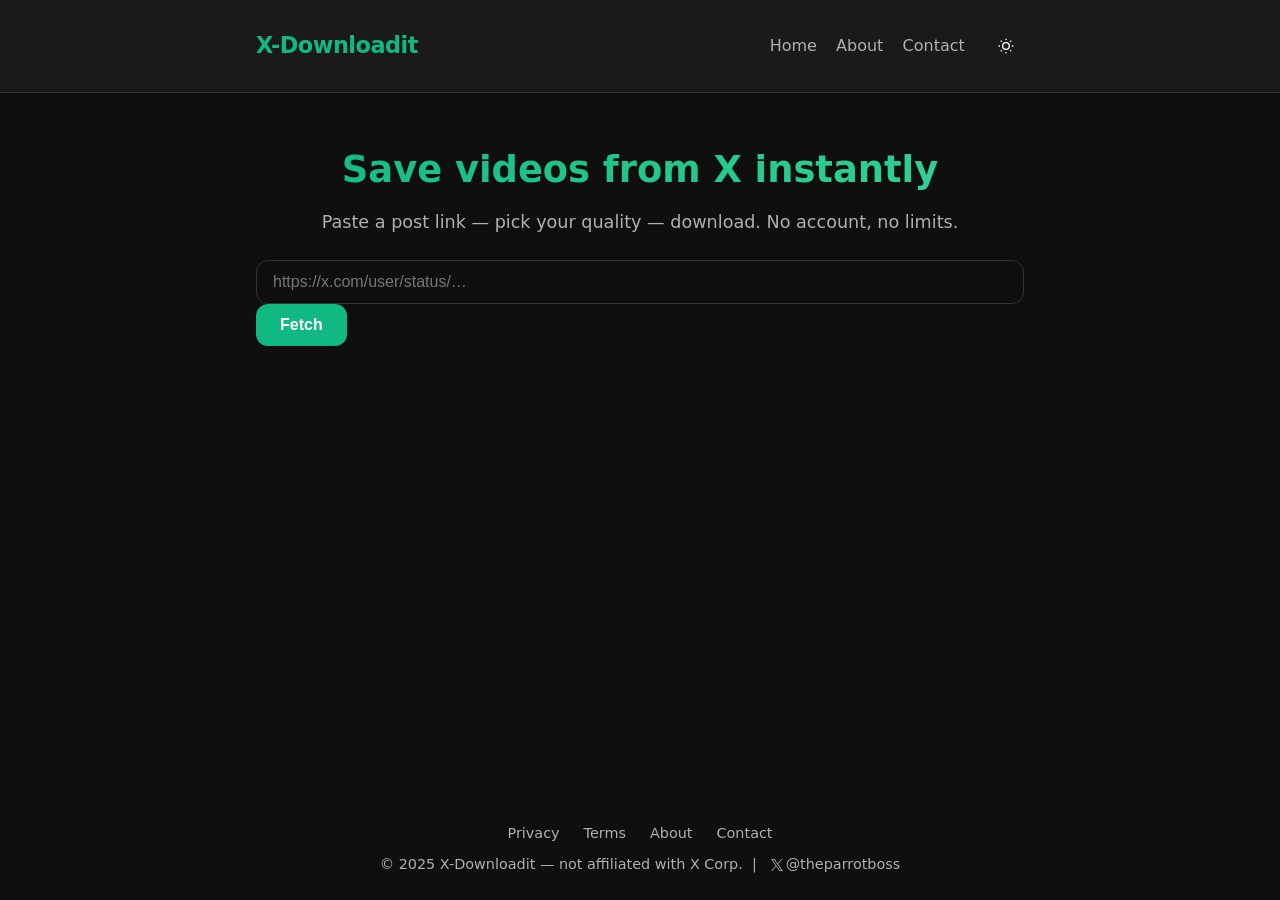
<file: index.html>
<!DOCTYPE html>
<html lang="en" data-theme="dark">
<head>
    <meta charset="UTF-8">
    <meta name="viewport" content="width=device-width, initial-scale=1.0">
    <meta name="description" content="Download videos, GIFs and images from X (Twitter) posts. Free, fast and no account required. X-Downloadit is the easiest Twitter video downloader online.">
    <meta name="keywords" content="Twitter video downloader, X downloader, save tweets, tweet video, GIF downloader, download Twitter video, X video saver">
    <meta name="author" content="The X-Downloadit Team">
    <link rel="canonical" href="https://x-downloadit.com/">

    <meta property="og:title" content="X-Downloadit — Free X / Twitter Video Downloader">
    <meta property="og:description" content="Download any video, GIF or image from X posts instantly. Free and no account needed.">
    <meta property="og:type" content="website">
    <meta property="og:url" content="https://x-downloadit.com/">
    <meta property="og:image" content="https://x-downloadit.com/og-image.jpg">
    <meta name="google-site-verification" content="f4LJa_2WY8JVYO5A8k2v7L38MeHUF52Av2_j58Jzf-4">
    <meta name="twitter:card" content="summary_large_image">
    <meta name="twitter:site" content="@theparrotboss">
    <meta name="twitter:title" content="X-Downloadit — Free X / Twitter Video Downloader">
    <meta name="twitter:description" content="Download any video, GIF or image from X posts instantly.">
    <meta name="twitter:image" content="https://x-downloadit.com/og-image.jpg">
    <meta name="monetag" content="98522c066054af12992b3d4a2103e7c2">

    <title>X-Downloadit — Free X / Twitter Video Downloader | Save Videos & GIFs</title>

    <script type="application/ld+json">
    {
      "@context": "https://schema.org",
      "@type": "WebApplication",
      "name": "X-Downloadit",
      "url": "https://x-downloadit.com",
      "description": "Download videos, GIFs and images from X (Twitter) posts. Free, fast and no account required.",
      "applicationCategory": "Multimedia",
      "operatingSystem": "Web",
      "offers": { "@type": "Offer", "price": "0", "priceCurrency": "USD" },
      "author": { "@type": "Organization", "name": "The X-Downloadit Team" }
    }
    </script>

    <link rel="icon" type="image/svg+xml" href="/favicon.svg">
    <link rel="alternate icon" href="/favicon.ico">
    <link rel="preload" href="/style.css" as="style">
    <link rel="stylesheet" href="/style.css">
    <link rel="manifest" href="/manifest.json">

    <script src="https://pl31727237.profitableratecpmnetwork.com/85/87/bb/8587bb874dc122ef300101ca8421dd30.js"></script>

    <script>
        if ('serviceWorker' in navigator) {
            navigator.serviceWorker.register('/service-worker.js');
        }
    </script>
</head>
<body>

<header class="main-header">
    <div class="container header-content">
        <a href="/" class="logo">
            <span class="logo-dot"></span>
            X-Downloadit
        </a>
        <nav class="nav-links" id="nav-menu">
            <a href="/" class="active">Home</a>
            <a href="/about.html">About</a>
            <a href="/contact.html">Contact</a>
        </nav>
        <div class="header-actions">
            <button class="nav-toggle" aria-label="Toggle navigation" aria-expanded="false">
                <span class="hamburger"></span>
            </button>
            <button id="theme-toggle" class="theme-toggle" aria-label="Toggle theme">
                <span class="icon-toggle">
                    <svg width="16" height="16" viewBox="0 0 24 24" fill="none" stroke="currentColor" stroke-width="2">
                        <circle cx="12" cy="12" r="5"></circle>
                        <line x1="12" y1="1" x2="12" y2="3"></line><line x1="12" y1="21" x2="12" y2="23"></line>
                        <line x1="4.22" y1="4.22" x2="5.64" y2="5.64"></line><line x1="18.36" y1="18.36" x2="19.78" y2="19.78"></line>
                        <line x1="1" y1="12" x2="3" y2="12"></line><line x1="21" y1="12" x2="23" y2="12"></line>
                        <line x1="4.22" y1="19.78" x2="5.64" y2="18.36"></line><line x1="18.36" y1="5.64" x2="19.78" y2="4.22"></line>
                    </svg>
                </span>
            </button>
        </div>
    </div>
</header>

<main class="container">

    <section class="hero">
        <h1>Save videos from <span>X</span> instantly</h1>
        <p class="subtitle">Paste a post link — pick your quality — download. No account, no limits.</p>
    </section>

    <!-- ── Primary downloader ───────────────────────────────── -->
    <div class="downloader-panel" id="main-panel">
        <div class="input-row">
            <input
                type="url"
                id="tweet-url"
                class="url-input"
                placeholder="https://x.com/user/status/…"
                autocomplete="off"
                spellcheck="false"
            >
            <button type="button" id="submit-btn" class="btn-fetch">
                <span class="btn-text">Fetch</span>
                <span class="spinner hidden"></span>
            </button>
        </div>
        <div class="error-message" id="error-msg"></div>
    </div>

    <!-- ── Result card (injected by JS) ─────────────────────── -->
    <div id="results-area"></div>

    <!-- ── "Queue next" paste bar — shown while a download is active ── -->
    <div id="next-bar" class="next-bar hidden">
        <span class="next-bar-icon">
            <svg width="14" height="14" viewBox="0 0 24 24" fill="none" stroke="currentColor" stroke-width="2.5">
                <line x1="12" y1="5" x2="12" y2="19"></line><line x1="5" y1="12" x2="19" y2="12"></line>
            </svg>
        </span>
        <input type="url" id="next-url" placeholder="Paste next link while this one downloads…" autocomplete="off" spellcheck="false">
        <button type="button" id="next-btn" class="next-bar-btn">Queue</button>
    </div>

    <!-- ── Download queue ───────────────────────────────────── -->
    <div id="queue-section" class="queue-section hidden">
        <div class="queue-header">
            <span class="queue-title">Download queue</span>
            <span class="queue-badge" id="queue-count">0</span>
        </div>
        <div class="queue-list" id="queue-list"></div>
    </div>

</main>

<div id="ad-container"></div>

<footer class="main-footer container">
    <div class="footer-links">
        <a href="/privacy.html">Privacy</a>
        <a href="/terms.html">Terms</a>
        <a href="/about.html">About</a>
        <a href="/contact.html">Contact</a>
    </div>
    <p>© 2025 X-Downloadit — not affiliated with X Corp.&nbsp;&nbsp;|&nbsp;&nbsp;
        <a href="https://x.com/theparrotboss" target="_blank" rel="noopener" class="x-handle">
            <svg width="12" height="12" viewBox="0 0 1200 1227" fill="currentColor" style="vertical-align:middle;margin-right:0.2rem;">
                <path d="M714.163 519.284L1160.89 0H1055.03L667.137 450.887L357.328 0H0L468.492 681.821L0 1226.37H105.866L515.491 750.218L842.672 1226.37H1200L714.137 519.284H714.163ZM569.165 687.828L521.697 619.934L144.011 79.6944H306.615L611.412 515.685L658.88 583.579L1055.08 1150.3H892.476L569.165 687.854V687.828Z"></path>
            </svg>@theparrotboss
        </a>
    </p>
</footer>

<script src="/script.js"></script>

<script>
window.addEventListener('load', function () {
    // Monetag vignette
    (function (s) { s.dataset.zone = '10975773'; s.src = 'https://n6wxm.com/vignette.min.js'; })([document.documentElement, document.body].filter(Boolean).pop().appendChild(document.createElement('script')));

    // Profitube
    var s = document.createElement('script');
    s.src = 'https://5gvci.com/act/files/tag.min.js?z=10975889';
    s.setAttribute('data-cfasync', 'false');
    s.async = true;
    document.body.appendChild(s);

    // Ad unit
    var adDiv = document.getElementById('ad-container');
    if (adDiv) {
        var s1 = document.createElement('script');
        s1.textContent = "atOptions={'key':'b4069b7a2631d85e25bfd671e55de0d5','format':'iframe','height':50,'width':320,'params':{}};";
        adDiv.appendChild(s1);
        var s2 = document.createElement('script');
        s2.src = 'https://www.highperformanceformat.com/b4069b7a2631d85e25bfd671e55de0d5/invoke.js';
        adDiv.appendChild(s2);
    }

    // Warm-up render backend
    fetch('https://tweetsaver-api.onrender.com/health', { method: 'GET', cache: 'no-cache' }).catch(function(){});
});
</script>

</body>
</html>
</file>
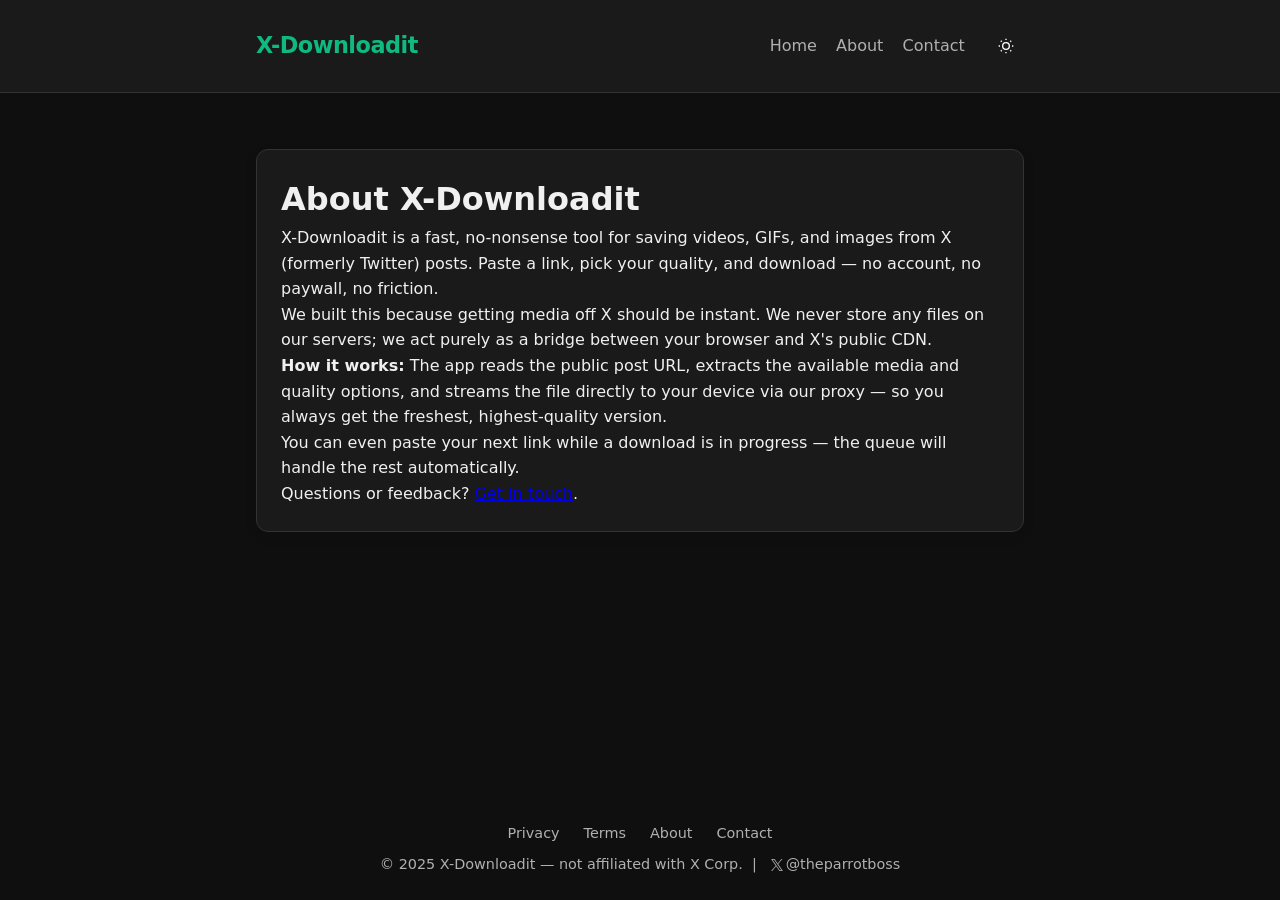
<file: about.html>
<!DOCTYPE html>
<html lang="en" data-theme="dark">
<head>
    <meta charset="UTF-8">
    <meta name="viewport" content="width=device-width, initial-scale=1.0">
    <meta name="description" content="Learn more about X-Downloadit, the free X/Twitter video downloader. How it works, our mission, and frequently asked questions.">
    <title>About — X-Downloadit</title>
    <link rel="canonical" href="https://x-downloadit.com/about.html">
    <link rel="icon" type="image/svg+xml" href="/favicon.svg">
    <link rel="alternate icon" href="/favicon.ico">
    <link rel="stylesheet" href="/style.css">
    <script type="application/ld+json">
    {"@context":"https://schema.org","@type":"WebPage","name":"About X-Downloadit","url":"https://x-downloadit.com/about.html","isPartOf":{"@type":"WebSite","name":"X-Downloadit","url":"https://x-downloadit.com"}}
    </script>
    <script src="https://pl31727237.profitableratecpmnetwork.com/85/87/bb/8587bb874dc122ef300101ca8421dd30.js"></script>
</head>
<body>

<header class="main-header">
    <div class="container header-content">
        <a href="/" class="logo"><span class="logo-dot"></span>X-Downloadit</a>
        <nav class="nav-links" id="nav-menu">
            <a href="/">Home</a>
            <a href="/about.html" class="active">About</a>
            <a href="/contact.html">Contact</a>
        </nav>
        <div class="header-actions">
            <button class="nav-toggle" aria-label="Toggle navigation" aria-expanded="false"><span class="hamburger"></span></button>
            <button id="theme-toggle" class="theme-toggle" aria-label="Toggle theme">
                <span class="icon-toggle">
                    <svg width="16" height="16" viewBox="0 0 24 24" fill="none" stroke="currentColor" stroke-width="2">
                        <circle cx="12" cy="12" r="5"></circle>
                        <line x1="12" y1="1" x2="12" y2="3"></line><line x1="12" y1="21" x2="12" y2="23"></line>
                        <line x1="4.22" y1="4.22" x2="5.64" y2="5.64"></line><line x1="18.36" y1="18.36" x2="19.78" y2="19.78"></line>
                        <line x1="1" y1="12" x2="3" y2="12"></line><line x1="21" y1="12" x2="23" y2="12"></line>
                        <line x1="4.22" y1="19.78" x2="5.64" y2="18.36"></line><line x1="18.36" y1="5.64" x2="19.78" y2="4.22"></line>
                    </svg>
                </span>
            </button>
        </div>
    </div>
</header>

<main class="container">
    <div class="card" style="margin-top:2.5rem;">
        <h1>About X-Downloadit</h1>
        <p>X-Downloadit is a fast, no-nonsense tool for saving videos, GIFs, and images from X (formerly Twitter) posts. Paste a link, pick your quality, and download — no account, no paywall, no friction.</p>
        <p>We built this because getting media off X should be instant. We never store any files on our servers; we act purely as a bridge between your browser and X's public CDN.</p>
        <p><strong style="color:var(--text)">How it works:</strong> The app reads the public post URL, extracts the available media and quality options, and streams the file directly to your device via our proxy — so you always get the freshest, highest-quality version.</p>
        <p>You can even paste your next link while a download is in progress — the queue will handle the rest automatically.</p>
        <p>Questions or feedback? <a href="/contact.html">Get in touch</a>.</p>
    </div>
</main>

<footer class="main-footer container">
    <div class="footer-links">
        <a href="/privacy.html">Privacy</a><a href="/terms.html">Terms</a>
        <a href="/about.html">About</a><a href="/contact.html">Contact</a>
    </div>
    <p>© 2025 X-Downloadit — not affiliated with X Corp.&nbsp;&nbsp;|&nbsp;&nbsp;
        <a href="https://x.com/theparrotboss" target="_blank" rel="noopener" class="x-handle">
            <svg width="12" height="12" viewBox="0 0 1200 1227" fill="currentColor" style="vertical-align:middle;margin-right:0.2rem;"><path d="M714.163 519.284L1160.89 0H1055.03L667.137 450.887L357.328 0H0L468.492 681.821L0 1226.37H105.866L515.491 750.218L842.672 1226.37H1200L714.137 519.284H714.163ZM569.165 687.828L521.697 619.934L144.011 79.6944H306.615L611.412 515.685L658.88 583.579L1055.08 1150.3H892.476L569.165 687.854V687.828Z"></path></svg>@theparrotboss
        </a>
    </p>
</footer>

<script src="/script.js" defer></script>
</body>
</html>
</file>
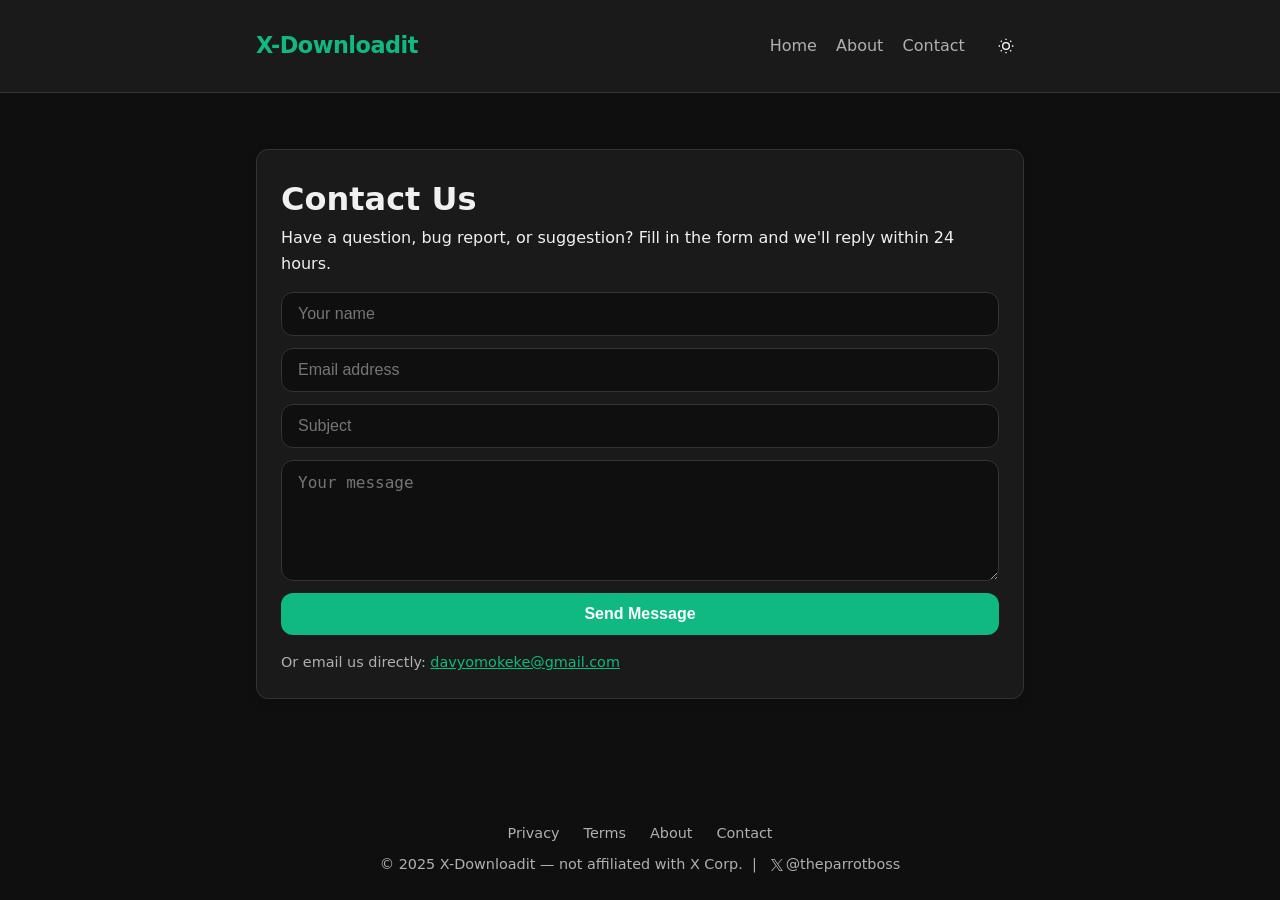
<file: contact.html>
<!DOCTYPE html>
<html lang="en" data-theme="dark">
<head>
    <meta charset="UTF-8">
    <meta name="viewport" content="width=device-width, initial-scale=1.0">
    <meta name="description" content="Contact the X-Downloadit team for support, feedback, or copyright concerns. We reply within 24 hours.">
    <title>Contact — X-Downloadit</title>
    <link rel="canonical" href="https://x-downloadit.com/contact.html">
    <link rel="icon" type="image/svg+xml" href="/favicon.svg">
    <link rel="alternate icon" href="/favicon.ico">
    <link rel="stylesheet" href="/style.css">
    <script type="application/ld+json">
    {"@context":"https://schema.org","@type":"WebPage","name":"Contact X-Downloadit","url":"https://x-downloadit.com/contact.html","isPartOf":{"@type":"WebSite","name":"X-Downloadit","url":"https://x-downloadit.com"}}
    </script>
    <script src="https://pl31727237.profitableratecpmnetwork.com/85/87/bb/8587bb874dc122ef300101ca8421dd30.js"></script>
</head>
<body>

<header class="main-header">
    <div class="container header-content">
        <a href="/" class="logo"><span class="logo-dot"></span>X-Downloadit</a>
        <nav class="nav-links" id="nav-menu">
            <a href="/">Home</a>
            <a href="/about.html">About</a>
            <a href="/contact.html" class="active">Contact</a>
        </nav>
        <div class="header-actions">
            <button class="nav-toggle" aria-label="Toggle navigation" aria-expanded="false"><span class="hamburger"></span></button>
            <button id="theme-toggle" class="theme-toggle" aria-label="Toggle theme">
                <span class="icon-toggle">
                    <svg width="16" height="16" viewBox="0 0 24 24" fill="none" stroke="currentColor" stroke-width="2">
                        <circle cx="12" cy="12" r="5"></circle>
                        <line x1="12" y1="1" x2="12" y2="3"></line><line x1="12" y1="21" x2="12" y2="23"></line>
                        <line x1="4.22" y1="4.22" x2="5.64" y2="5.64"></line><line x1="18.36" y1="18.36" x2="19.78" y2="19.78"></line>
                        <line x1="1" y1="12" x2="3" y2="12"></line><line x1="21" y1="12" x2="23" y2="12"></line>
                        <line x1="4.22" y1="19.78" x2="5.64" y2="18.36"></line><line x1="18.36" y1="5.64" x2="19.78" y2="4.22"></line>
                    </svg>
                </span>
            </button>
        </div>
    </div>
</header>

<main class="container">
    <div class="card" style="margin-top:2.5rem;">
        <h1>Contact Us</h1>
        <p>Have a question, bug report, or suggestion? Fill in the form and we'll reply within 24 hours.</p>

        <form id="contact-form" action="https://formspree.io/f/xkoyokar" method="POST">
            <input type="text"  name="name"    placeholder="Your name"     required>
            <input type="email" name="email"   placeholder="Email address" required>
            <input type="text"  name="subject" placeholder="Subject"       required>
            <textarea          name="message" rows="5" placeholder="Your message" required></textarea>
            <input type="text" name="_gotcha" style="display:none">
            <div id="form-status" class="form-status hidden"></div>
            <button type="submit" class="btn-primary" id="contact-submit">Send Message</button>
        </form>

        <p class="note">Or email us directly: <a href="mailto:davyomokeke@gmail.com">davyomokeke@gmail.com</a></p>
    </div>
</main>

<footer class="main-footer container">
    <div class="footer-links">
        <a href="/privacy.html">Privacy</a><a href="/terms.html">Terms</a>
        <a href="/about.html">About</a><a href="/contact.html">Contact</a>
    </div>
    <p>© 2025 X-Downloadit — not affiliated with X Corp.&nbsp;&nbsp;|&nbsp;&nbsp;
        <a href="https://x.com/theparrotboss" target="_blank" rel="noopener" class="x-handle">
            <svg width="12" height="12" viewBox="0 0 1200 1227" fill="currentColor" style="vertical-align:middle;margin-right:0.2rem;"><path d="M714.163 519.284L1160.89 0H1055.03L667.137 450.887L357.328 0H0L468.492 681.821L0 1226.37H105.866L515.491 750.218L842.672 1226.37H1200L714.137 519.284H714.163ZM569.165 687.828L521.697 619.934L144.011 79.6944H306.615L611.412 515.685L658.88 583.579L1055.08 1150.3H892.476L569.165 687.854V687.828Z"></path></svg>@theparrotboss
        </a>
    </p>
</footer>

<script src="/script.js" defer></script>
</body>
</html>
</file>
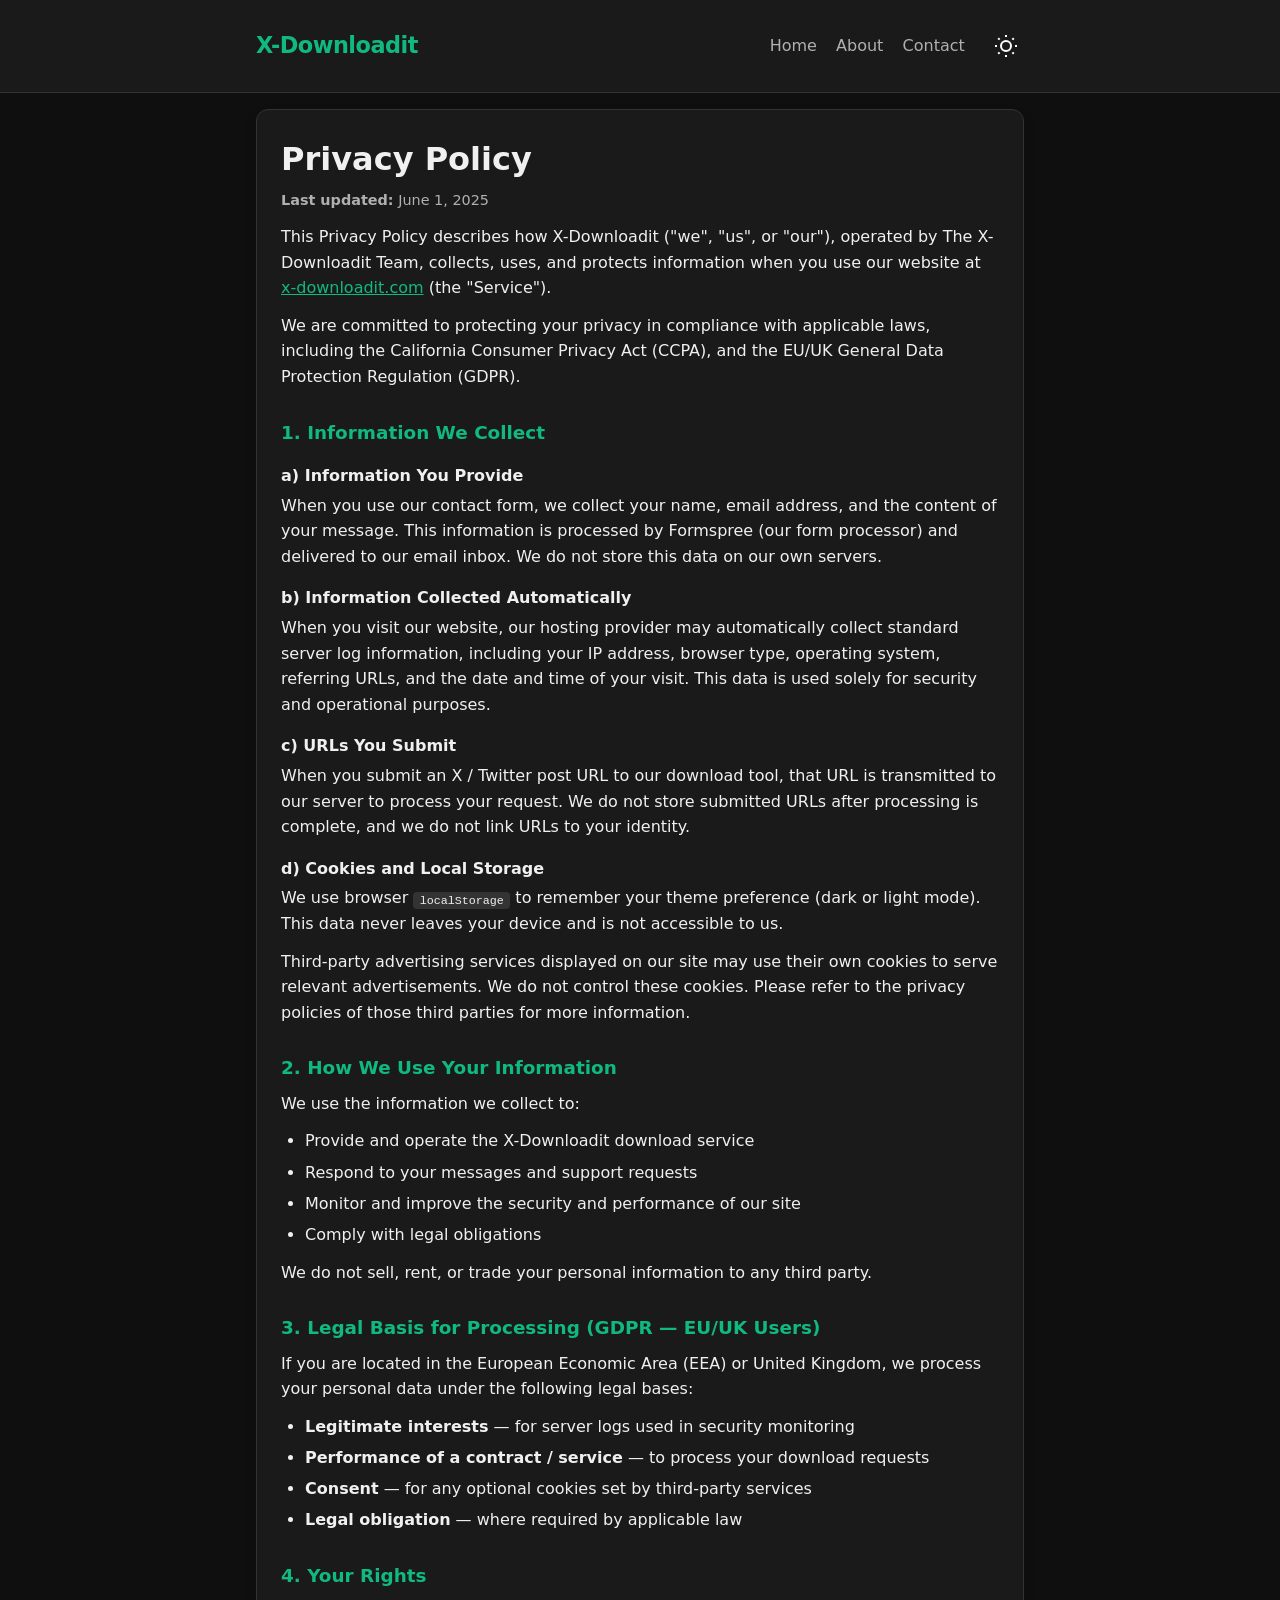
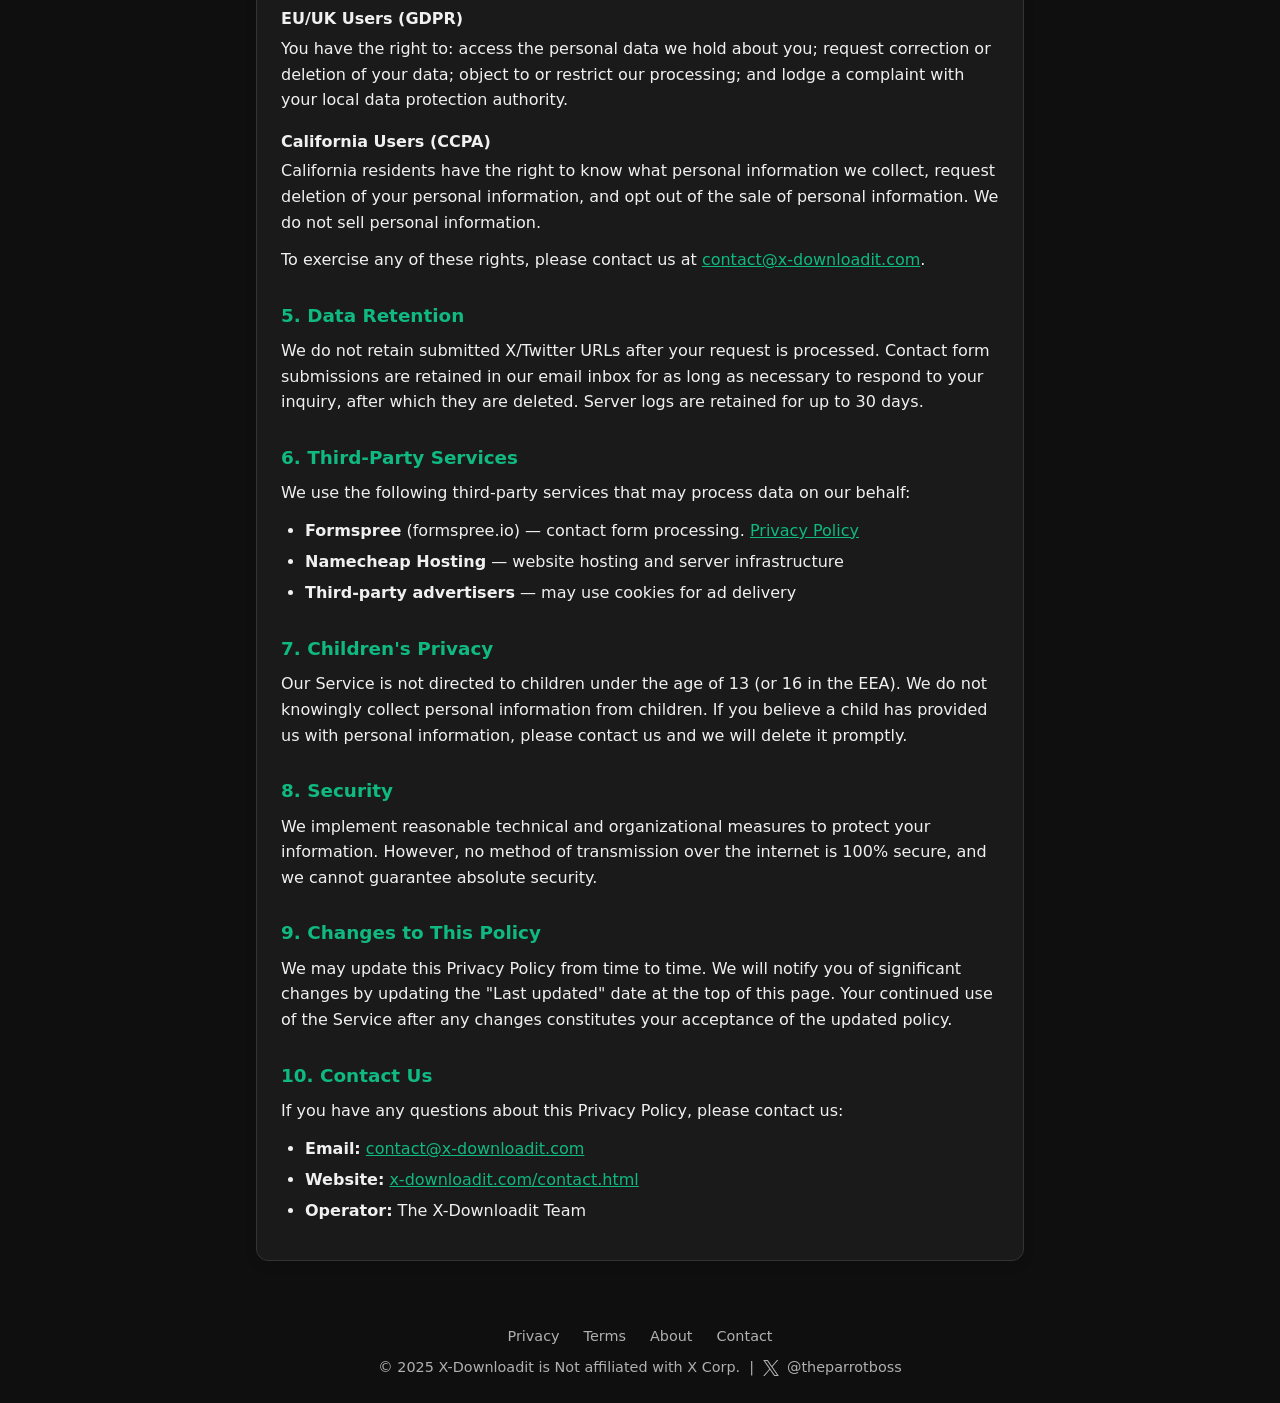
<file: privacy.html>
<!DOCTYPE html>
<html lang="en" data-theme="dark">

<head>
    <meta charset="UTF-8">
    <meta name="viewport" content="width=device-width, initial-scale=1.0">
    <meta name="description"
        content="Privacy Policy for X-Downloadit – how we protect your data, cookies, and third-party services. Last updated June 1, 2025.">
    <title>Privacy Policy - X-Downloadit</title>
    <link rel="canonical" href="https://x-downloadit.com/privacy.html">
    <link rel="icon" type="image/svg+xml" href="/favicon.svg">
    <link rel="alternate icon" href="/favicon.ico">
    <link rel="stylesheet" href="/style.css">

    <script type="application/ld+json">
    {
      "@context": "https://schema.org",
      "@type": "WebPage",
      "name": "Privacy Policy - X-Downloadit",
      "description": "Privacy Policy for X-Downloadit – how we protect your data.",
      "url": "https://x-downloadit.com/privacy.html",
      "isPartOf": {
        "@type": "WebSite",
        "name": "X-Downloadit",
        "url": "https://x-downloadit.com"
      }
    }
    </script>

    <script src="https://pl31727237.profitableratecpmnetwork.com/85/87/bb/8587bb874dc122ef300101ca8421dd30.js"></script>

    
</head>

<body>
    <header class="main-header">
        <div class="container header-content">
            <a href="/" class="logo">X-Downloadit</a>
            <nav class="nav-links" id="nav-menu">
                <a href="/">Home</a>
                <a href="/about.html">About</a>
                <a href="/contact.html">Contact</a>
            </nav>
            <div class="header-actions">
                <button class="nav-toggle" aria-label="Toggle navigation" aria-expanded="false">
                    <span class="hamburger"></span>
                </button>
                <button id="theme-toggle" class="theme-toggle" aria-label="Toggle light/dark theme">
                    <span class="icon-toggle">
                        <svg width="24" height="24" viewBox="0 0 24 24" fill="none" stroke="currentColor"
                            stroke-width="2">
                            <circle cx="12" cy="12" r="5"></circle>
                            <line x1="12" y1="1" x2="12" y2="3"></line>
                            <line x1="12" y1="21" x2="12" y2="23"></line>
                            <line x1="4.22" y1="4.22" x2="5.64" y2="5.64"></line>
                            <line x1="18.36" y1="18.36" x2="19.78" y2="19.78"></line>
                            <line x1="1" y1="12" x2="3" y2="12"></line>
                            <line x1="21" y1="12" x2="23" y2="12"></line>
                            <line x1="4.22" y1="19.78" x2="5.64" y2="18.36"></line>
                            <line x1="18.36" y1="5.64" x2="19.78" y2="4.22"></line>
                        </svg>
                    </span>
                </button>
            </div>
        </div>
    </header>

    <main class="container">
        <div class="card legal-page">
            <h1>Privacy Policy</h1>
            <p class="legal-date"><strong>Last updated:</strong> June 1, 2025</p>

            <p>This Privacy Policy describes how X-Downloadit ("we", "us", or "our"), operated by The X-Downloadit Team,
                collects, uses, and protects information when you use our website at
                <a href="https://x-downloadit.com">x-downloadit.com</a> (the "Service").
            </p>

            <!-- rest of privacy content unchanged -->
            <p>We are committed to protecting your privacy in compliance with applicable laws, including the
                California Consumer Privacy Act (CCPA), and the EU/UK General Data Protection Regulation (GDPR).</p>

            <h2>1. Information We Collect</h2>

            <h3>a) Information You Provide</h3>
            <p>When you use our contact form, we collect your name, email address, and the content of your message.
                This information is processed by Formspree (our form processor) and delivered to our email inbox.
                We do not store this data on our own servers.</p>

            <h3>b) Information Collected Automatically</h3>
            <p>When you visit our website, our hosting provider may automatically collect standard server log
                information, including your IP address, browser type, operating system, referring URLs, and the
                date and time of your visit. This data is used solely for security and operational purposes.</p>

            <h3>c) URLs You Submit</h3>
            <p>When you submit an X / Twitter post URL to our download tool, that URL is transmitted to our
                server to process your request. We do not store submitted URLs after processing is complete, and
                we do not link URLs to your identity.</p>

            <h3>d) Cookies and Local Storage</h3>
            <p>We use browser <code>localStorage</code> to remember your theme preference (dark or light mode).
                This data never leaves your device and is not accessible to us.</p>
            <p>Third-party advertising services displayed on our site may use their own cookies to serve
                relevant advertisements. We do not control these cookies. Please refer to the privacy policies
                of those third parties for more information.</p>

            <h2>2. How We Use Your Information</h2>
            <p>We use the information we collect to:</p>
            <ul>
                <li>Provide and operate the X-Downloadit download service</li>
                <li>Respond to your messages and support requests</li>
                <li>Monitor and improve the security and performance of our site</li>
                <li>Comply with legal obligations</li>
            </ul>
            <p>We do not sell, rent, or trade your personal information to any third party.</p>

            <h2>3. Legal Basis for Processing (GDPR — EU/UK Users)</h2>
            <p>If you are located in the European Economic Area (EEA) or United Kingdom, we process your
                personal data under the following legal bases:</p>
            <ul>
                <li><strong>Legitimate interests</strong> — for server logs used in security monitoring</li>
                <li><strong>Performance of a contract / service</strong> — to process your download requests</li>
                <li><strong>Consent</strong> — for any optional cookies set by third-party services</li>
                <li><strong>Legal obligation</strong> — where required by applicable law</li>
            </ul>

            <h2>4. Your Rights</h2>

            <h3>EU/UK Users (GDPR)</h3>
            <p>You have the right to: access the personal data we hold about you; request correction or
                deletion of your data; object to or restrict our processing; and lodge a complaint with your
                local data protection authority.</p>

            <h3>California Users (CCPA)</h3>
            <p>California residents have the right to know what personal information we collect, request
                deletion of your personal information, and opt out of the sale of personal information.
                We do not sell personal information.</p>

            <p>To exercise any of these rights, please contact us at
                <a href="mailto:contact@x-downloadit.com">contact@x-downloadit.com</a>.
            </p>

            <h2>5. Data Retention</h2>
            <p>We do not retain submitted X/Twitter URLs after your request is processed. Contact form
                submissions are retained in our email inbox for as long as necessary to respond to your inquiry,
                after which they are deleted. Server logs are retained for up to 30 days.</p>

            <h2>6. Third-Party Services</h2>
            <p>We use the following third-party services that may process data on our behalf:</p>
            <ul>
                <li><strong>Formspree</strong> (formspree.io) — contact form processing.
                    <a href="https://formspree.io/legal/privacy-policy" target="_blank" rel="noopener">Privacy
                        Policy</a>
                </li>
                <li><strong>Namecheap Hosting</strong> — website hosting and server infrastructure</li>
                <li><strong>Third-party advertisers</strong> — may use cookies for ad delivery</li>
            </ul>

            <h2>7. Children's Privacy</h2>
            <p>Our Service is not directed to children under the age of 13 (or 16 in the EEA). We do not
                knowingly collect personal information from children. If you believe a child has provided us
                with personal information, please contact us and we will delete it promptly.</p>

            <h2>8. Security</h2>
            <p>We implement reasonable technical and organizational measures to protect your information.
                However, no method of transmission over the internet is 100% secure, and we cannot guarantee
                absolute security.</p>

            <h2>9. Changes to This Policy</h2>
            <p>We may update this Privacy Policy from time to time. We will notify you of significant changes
                by updating the "Last updated" date at the top of this page. Your continued use of the Service
                after any changes constitutes your acceptance of the updated policy.</p>

            <h2>10. Contact Us</h2>
            <p>If you have any questions about this Privacy Policy, please contact us:</p>
            <ul>
                <li><strong>Email:</strong> <a href="mailto:contact@x-downloadit.com">contact@x-downloadit.com</a></li>
                <li><strong>Website:</strong> <a
                        href="https://x-downloadit.com/contact.html">x-downloadit.com/contact.html</a></li>
                <li><strong>Operator:</strong> The X-Downloadit Team</li>
            </ul>
        </div>
    </main>

    <footer class="main-footer container">
        <div class="footer-links">
            <a href="/privacy.html">Privacy</a>
            <a href="/terms.html">Terms</a>
            <a href="/about.html">About</a>
            <a href="/contact.html">Contact</a>
        </div>
        <p>© 2025 X-Downloadit is Not affiliated with X Corp. &nbsp;|&nbsp;
            <a href="https://x.com/theparrotboss" target="_blank" rel="noopener" class="x-handle">
                <svg width="16" height="16" viewBox="0 0 1200 1227" fill="currentColor"
                    style="vertical-align: middle; margin-right: 0.2rem;">
                    <path
                        d="M714.163 519.284L1160.89 0H1055.03L667.137 450.887L357.328 0H0L468.492 681.821L0 1226.37H105.866L515.491 750.218L842.672 1226.37H1200L714.137 519.284H714.163ZM569.165 687.828L521.697 619.934L144.011 79.6944H306.615L611.412 515.685L658.88 583.579L1055.08 1150.3H892.476L569.165 687.854V687.828Z">
                    </path>
                </svg>
                @theparrotboss
            </a>
        </p>
    </footer>

    <script src="/script.js" defer></script>
</body>

</html>
</file>
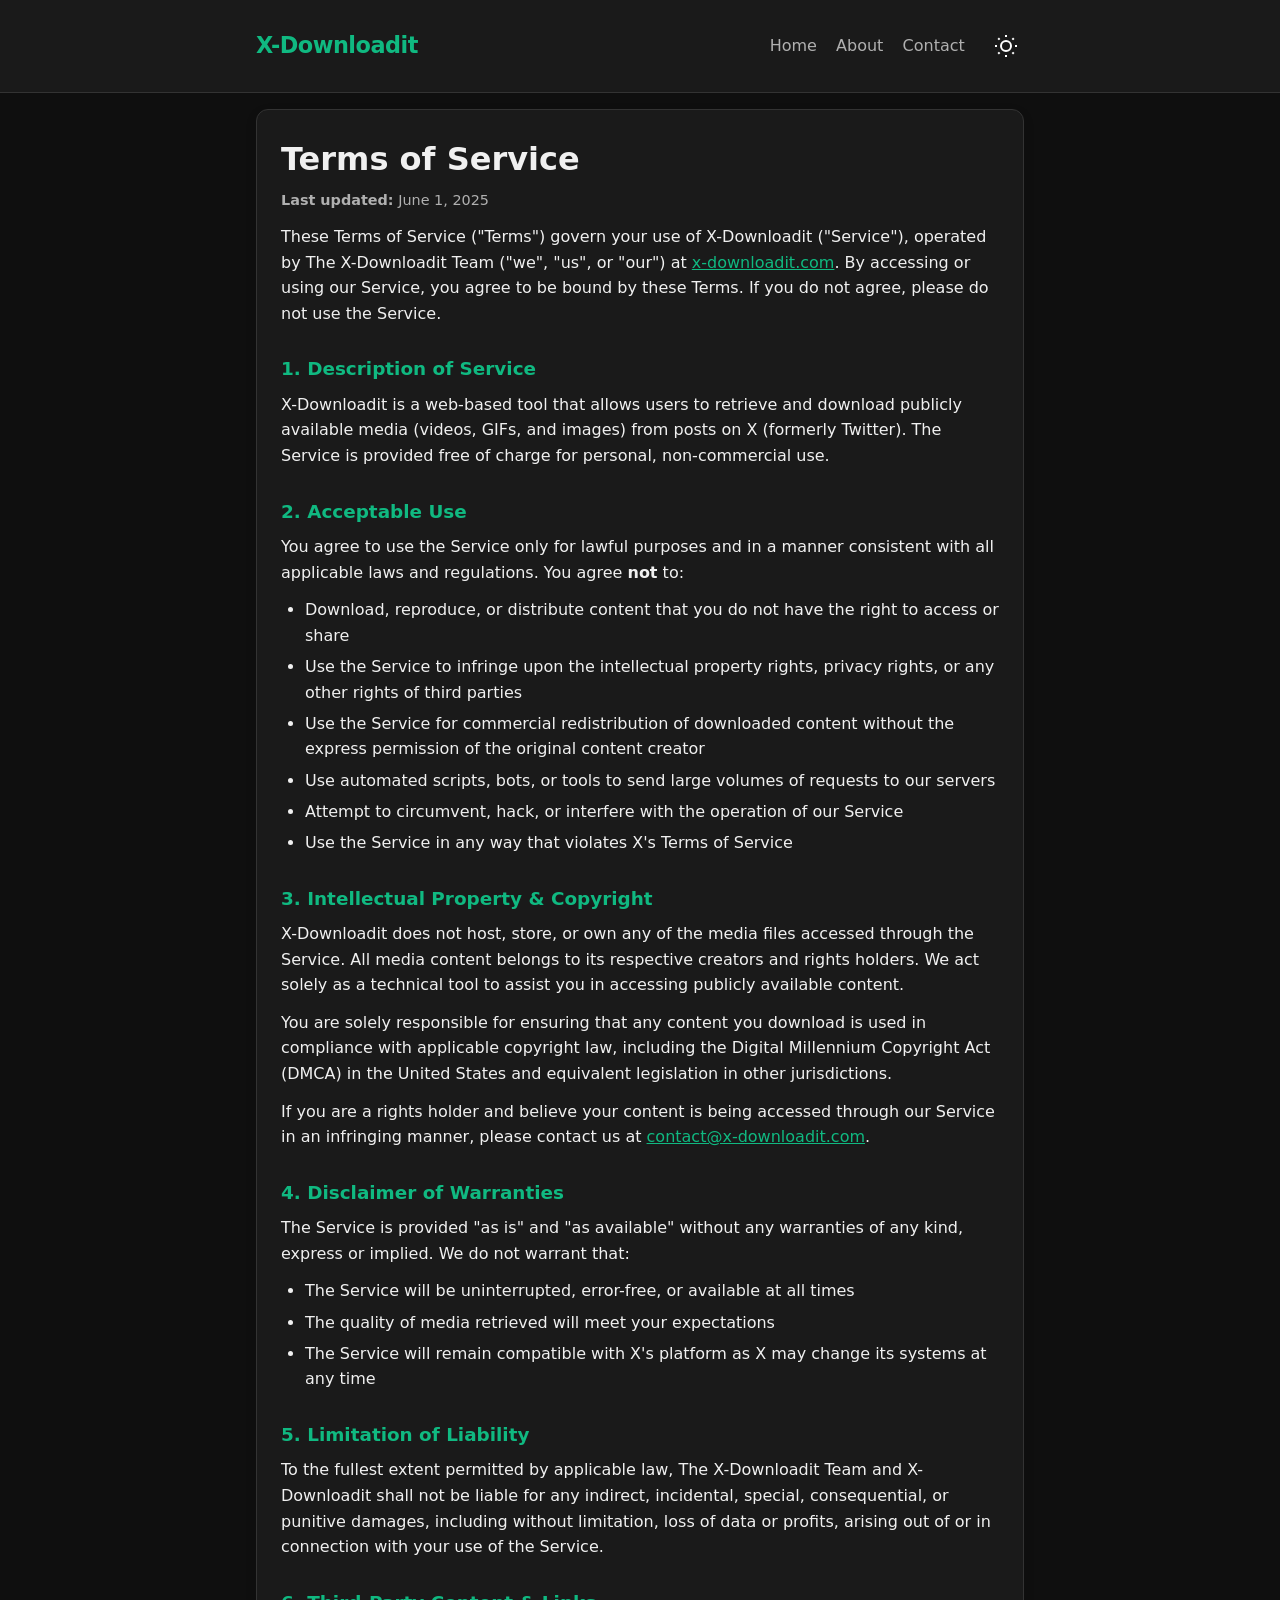
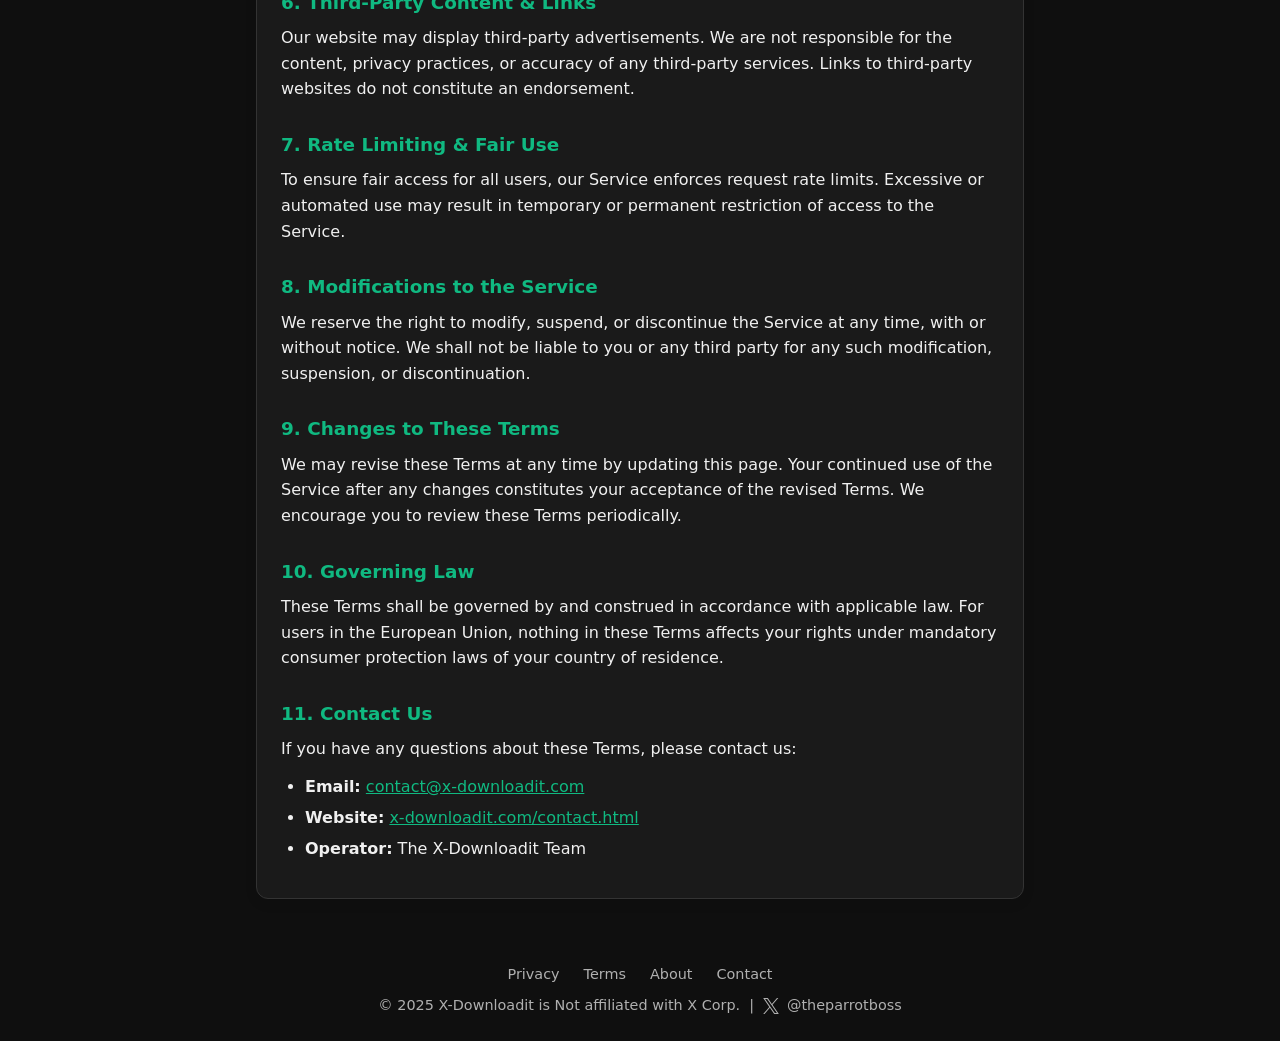
<file: terms.html>
<!DOCTYPE html>
<html lang="en" data-theme="dark">

<head>
    <meta charset="UTF-8">
    <meta name="viewport" content="width=device-width, initial-scale=1.0">
    <meta name="description"
        content="Terms of Service for X-Downloadit – usage rules, copyright, liability, and contact information.">
    <title>Terms of Service - X-Downloadit</title>
    <link rel="canonical" href="https://x-downloadit.com/terms.html">
    <link rel="icon" type="image/svg+xml" href="/favicon.svg">
    <link rel="alternate icon" href="/favicon.ico">
    <link rel="stylesheet" href="/style.css">

    <script type="application/ld+json">
    {
      "@context": "https://schema.org",
      "@type": "WebPage",
      "name": "Terms of Service - X-Downloadit",
      "description": "Terms of Service for X-Downloadit.",
      "url": "https://x-downloadit.com/terms.html",
      "isPartOf": {
        "@type": "WebSite",
        "name": "X-Downloadit",
        "url": "https://x-downloadit.com"
      }
    }
    </script>

    <script src="https://pl31727237.profitableratecpmnetwork.com/85/87/bb/8587bb874dc122ef300101ca8421dd30.js"></script>

    
</head>

<body>
    <header class="main-header">
        <div class="container header-content">
            <a href="/" class="logo">X-Downloadit</a>
            <nav class="nav-links" id="nav-menu">
                <a href="/">Home</a>
                <a href="/about.html">About</a>
                <a href="/contact.html">Contact</a>
            </nav>
            <div class="header-actions">
                <button class="nav-toggle" aria-label="Toggle navigation" aria-expanded="false">
                    <span class="hamburger"></span>
                </button>
                <button id="theme-toggle" class="theme-toggle" aria-label="Toggle light/dark theme">
                    <span class="icon-toggle">
                        <svg width="24" height="24" viewBox="0 0 24 24" fill="none" stroke="currentColor"
                            stroke-width="2">
                            <circle cx="12" cy="12" r="5"></circle>
                            <line x1="12" y1="1" x2="12" y2="3"></line>
                            <line x1="12" y1="21" x2="12" y2="23"></line>
                            <line x1="4.22" y1="4.22" x2="5.64" y2="5.64"></line>
                            <line x1="18.36" y1="18.36" x2="19.78" y2="19.78"></line>
                            <line x1="1" y1="12" x2="3" y2="12"></line>
                            <line x1="21" y1="12" x2="23" y2="12"></line>
                            <line x1="4.22" y1="19.78" x2="5.64" y2="18.36"></line>
                            <line x1="18.36" y1="5.64" x2="19.78" y2="4.22"></line>
                        </svg>
                    </span>
                </button>
            </div>
        </div>
    </header>

    <main class="container">
        <div class="card legal-page">
            <h1>Terms of Service</h1>
            <p class="legal-date"><strong>Last updated:</strong> June 1, 2025</p>

            <p>These Terms of Service ("Terms") govern your use of X-Downloadit ("Service"), operated by
                The X-Downloadit Team ("we", "us", or "our") at
                <a href="https://x-downloadit.com">x-downloadit.com</a>.
                By accessing or using our Service, you agree to be bound by these Terms. If you do not agree,
                please do not use the Service.
            </p>

            <!-- rest of terms content unchanged -->
            <h2>1. Description of Service</h2>
            <p>X-Downloadit is a web-based tool that allows users to retrieve and download publicly available
                media (videos, GIFs, and images) from posts on X (formerly Twitter). The Service is provided
                free of charge for personal, non-commercial use.</p>

            <h2>2. Acceptable Use</h2>
            <p>You agree to use the Service only for lawful purposes and in a manner consistent with all
                applicable laws and regulations. You agree <strong>not</strong> to:</p>
            <ul>
                <li>Download, reproduce, or distribute content that you do not have the right to access or share</li>
                <li>Use the Service to infringe upon the intellectual property rights, privacy rights, or any
                    other rights of third parties</li>
                <li>Use the Service for commercial redistribution of downloaded content without the express
                    permission of the original content creator</li>
                <li>Use automated scripts, bots, or tools to send large volumes of requests to our servers</li>
                <li>Attempt to circumvent, hack, or interfere with the operation of our Service</li>
                <li>Use the Service in any way that violates X's Terms of Service</li>
            </ul>

            <h2>3. Intellectual Property & Copyright</h2>
            <p>X-Downloadit does not host, store, or own any of the media files accessed through the Service.
                All media content belongs to its respective creators and rights holders. We act solely as a
                technical tool to assist you in accessing publicly available content.</p>
            <p>You are solely responsible for ensuring that any content you download is used in compliance
                with applicable copyright law, including the Digital Millennium Copyright Act (DMCA) in the
                United States and equivalent legislation in other jurisdictions.</p>
            <p>If you are a rights holder and believe your content is being accessed through our Service in
                an infringing manner, please contact us at
                <a href="mailto:contact@x-downloadit.com">contact@x-downloadit.com</a>.
            </p>

            <h2>4. Disclaimer of Warranties</h2>
            <p>The Service is provided "as is" and "as available" without any warranties of any kind, express
                or implied. We do not warrant that:</p>
            <ul>
                <li>The Service will be uninterrupted, error-free, or available at all times</li>
                <li>The quality of media retrieved will meet your expectations</li>
                <li>The Service will remain compatible with X's platform as X may change its systems at any time</li>
            </ul>

            <h2>5. Limitation of Liability</h2>
            <p>To the fullest extent permitted by applicable law, The X-Downloadit Team and X-Downloadit shall not
                be liable for any indirect, incidental, special, consequential, or punitive damages, including
                without limitation, loss of data or profits, arising out of or in connection with your use of
                the Service.</p>

            <h2>6. Third-Party Content & Links</h2>
            <p>Our website may display third-party advertisements. We are not responsible for the content,
                privacy practices, or accuracy of any third-party services. Links to third-party websites do
                not constitute an endorsement.</p>

            <h2>7. Rate Limiting & Fair Use</h2>
            <p>To ensure fair access for all users, our Service enforces request rate limits. Excessive or
                automated use may result in temporary or permanent restriction of access to the Service.</p>

            <h2>8. Modifications to the Service</h2>
            <p>We reserve the right to modify, suspend, or discontinue the Service at any time, with or
                without notice. We shall not be liable to you or any third party for any such modification,
                suspension, or discontinuation.</p>

            <h2>9. Changes to These Terms</h2>
            <p>We may revise these Terms at any time by updating this page. Your continued use of the Service
                after any changes constitutes your acceptance of the revised Terms. We encourage you to review
                these Terms periodically.</p>

            <h2>10. Governing Law</h2>
            <p>These Terms shall be governed by and construed in accordance with applicable law. For users
                in the European Union, nothing in these Terms affects your rights under mandatory consumer
                protection laws of your country of residence.</p>

            <h2>11. Contact Us</h2>
            <p>If you have any questions about these Terms, please contact us:</p>
            <ul>
                <li><strong>Email:</strong> <a href="mailto:contact@x-downloadit.com">contact@x-downloadit.com</a></li>
                <li><strong>Website:</strong> <a
                        href="https://x-downloadit.com/contact.html">x-downloadit.com/contact.html</a></li>
                <li><strong>Operator:</strong> The X-Downloadit Team</li>
            </ul>
        </div>
    </main>

    <footer class="main-footer container">
        <div class="footer-links">
            <a href="/privacy.html">Privacy</a>
            <a href="/terms.html">Terms</a>
            <a href="/about.html">About</a>
            <a href="/contact.html">Contact</a>
        </div>
        <p>© 2025 X-Downloadit is Not affiliated with X Corp. &nbsp;|&nbsp;
            <a href="https://x.com/theparrotboss" target="_blank" rel="noopener" class="x-handle">
                <svg width="16" height="16" viewBox="0 0 1200 1227" fill="currentColor"
                    style="vertical-align: middle; margin-right: 0.2rem;">
                    <path
                        d="M714.163 519.284L1160.89 0H1055.03L667.137 450.887L357.328 0H0L468.492 681.821L0 1226.37H105.866L515.491 750.218L842.672 1226.37H1200L714.137 519.284H714.163ZM569.165 687.828L521.697 619.934L144.011 79.6944H306.615L611.412 515.685L658.88 583.579L1055.08 1150.3H892.476L569.165 687.854V687.828Z">
                    </path>
                </svg>
                @theparrotboss
            </a>
        </p>
    </footer>

    <script src="/script.js" defer></script>
</body>

</html>
</file>
<file: style.css>
/* ---------- CSS Variables & Theme ---------- */
:root {
    --bg: #0f0f0f;
    --surface: #1a1a1a;
    --text: #f0f0f0;
    --text-secondary: #b0b0b0;
    --accent: #10b981;
    --accent-hover: #059669;
    --error: #ef4444;
    --success: #22c55e;
    --border: #333;
    --radius: 0.75rem;
    --transition: 0.2s ease;
    --icon-color: #fff;
}

[data-theme="light"] {
    --bg: #ffffff;
    --surface: #f5f5f5;
    --text: #111111;
    --text-secondary: #555555;
    --accent: #047857;
    --accent-hover: #065f46;
    --error: #dc2626;
    --success: #16a34a;
    --border: #e5e7eb;
    --icon-color: #222;
}

* {
    margin: 0;
    padding: 0;
    box-sizing: border-box;
}

body {
    font-family: 'Segoe UI', system-ui, -apple-system, sans-serif;
    background: var(--bg);
    color: var(--text);
    transition: background var(--transition), color var(--transition);
    line-height: 1.6;
    min-height: 100vh;
    display: flex;
    flex-direction: column;
}

.container {
    max-width: 800px;
    margin: 0 auto;
    padding: 1rem;
    width: 100%;
}

/* ---------- Header ---------- */
.main-header {
    background: var(--surface);
    border-bottom: 1px solid var(--border);
    padding: 0.75rem 0;
    position: sticky;
    top: 0;
    z-index: 10;
}

.header-content {
    display: flex;
    align-items: center;
    justify-content: space-between;
}

.logo {
    font-size: 1.4rem;
    font-weight: 700;
    color: var(--accent);
    text-decoration: none;
    letter-spacing: -0.5px;
    margin-right: auto;
}

.nav-links {
    display: flex;
    gap: 1.2rem;
    margin-right: 1.5rem;
}

.nav-links a {
    color: var(--text-secondary);
    text-decoration: none;
    font-weight: 500;
    transition: color var(--transition);
}

.nav-links a:hover {
    color: var(--accent);
}

.header-actions {
    display: flex;
    align-items: center;
    gap: 0.6rem;
}

/* ---------- Hamburger ---------- */
.nav-toggle {
    display: none;
    background: none;
    border: none;
    cursor: pointer;
    padding: 0.5rem;
    z-index: 20;
}

.hamburger,
.hamburger::before,
.hamburger::after {
    display: block;
    width: 25px;
    height: 3px;
    background: var(--text);
    border-radius: 3px;
    transition: all 0.3s ease;
}

.hamburger {
    position: relative;
}

.hamburger::before,
.hamburger::after {
    content: '';
    position: absolute;
    left: 0;
}

.hamburger::before {
    top: -8px;
}

.hamburger::after {
    top: 8px;
}

/* ---------- Theme Toggle ---------- */
.theme-toggle {
    background: none;
    border: none;
    cursor: pointer;
    padding: 0.3rem;
    border-radius: 50%;
    transition: background var(--transition);
    display: flex;
    align-items: center;
    justify-content: center;
    width: 2.2rem;
    height: 2.2rem;
}

.theme-toggle:hover {
    background: var(--border);
}

.icon-toggle {
    color: var(--icon-color);
    transition: color 0.3s ease;
    display: flex;
    align-items: center;
    justify-content: center;
}

/* ---------- Mobile Nav ---------- */
@media (max-width: 600px) {
    .nav-toggle {
        display: block;
    }

    .nav-links {
        position: fixed;
        top: 0;
        right: -100%;
        width: 70%;
        max-width: 300px;
        height: 100vh;
        background: var(--surface);
        flex-direction: column;
        padding: 5rem 2rem 2rem;
        gap: 1.5rem;
        box-shadow: -5px 0 15px rgba(0, 0, 0, 0.3);
        transition: right 0.3s ease;
        z-index: 15;
        margin-right: 0;
    }

    .nav-links.active {
        right: 0;
    }

    .nav-links a {
        font-size: 1.2rem;
    }
}

/* ---------- Hero ---------- */
.hero {
    text-align: center;
    margin: 2rem 0 1.5rem;
}

.hero h1 {
    font-size: 2.3rem;
    margin-bottom: 0.5rem;
    background: linear-gradient(135deg, var(--accent), #34d399);
    -webkit-background-clip: text;
    -webkit-text-fill-color: transparent;
    background-clip: text;
}

.subtitle {
    color: var(--text-secondary);
    font-size: 1.1rem;
}

/* ---------- Cards ---------- */
.card {
    background: var(--surface);
    border: 1px solid var(--border);
    border-radius: var(--radius);
    padding: 1.5rem;
    margin-bottom: 1.5rem;
    box-shadow: 0 4px 12px rgba(0, 0, 0, 0.1);
    transition: transform var(--transition);
}

.card:hover {
    transform: translateY(-2px);
}

.downloader-card {
    text-align: center;
}

/* ---------- Inputs ---------- */
.input-group {
    display: flex;
    flex-wrap: wrap;
    gap: 0.75rem;
}

input[type="url"],
input[type="email"],
input[type="text"],
textarea {
    flex: 1;
    padding: 0.75rem 1rem;
    border: 1px solid var(--border);
    border-radius: var(--radius);
    background: var(--bg);
    color: var(--text);
    font-size: 1rem;
    transition: border var(--transition);
    width: 100%;
}

input:focus,
textarea:focus {
    outline: none;
    border-color: var(--accent);
}

/* ---------- Buttons ---------- */
button,
.btn {
    background: var(--accent);
    color: #fff;
    border: none;
    padding: 0.75rem 1.5rem;
    border-radius: var(--radius);
    font-weight: 600;
    cursor: pointer;
    font-size: 1rem;
    transition: background var(--transition), transform 0.1s;
    display: inline-flex;
    align-items: center;
    justify-content: center;
    gap: 0.5rem;
    text-decoration: none;
}

button:hover,
.btn:hover {
    background: var(--accent-hover);
    transform: translateY(-1px);
}

.btn-primary {
    background: var(--accent);
}

.btn-secondary {
    background: #6b7280;
}

/* ---------- Spinner ---------- */
.spinner {
    display: inline-block;
    width: 1.2rem;
    height: 1.2rem;
    border: 2px solid rgba(255, 255, 255, 0.3);
    border-top-color: #fff;
    border-radius: 50%;
    animation: spin 0.8s linear infinite;
}

.hidden {
    display: none !important;
}

@keyframes spin {
    to {
        transform: rotate(360deg);
    }
}

/* ---------- Messages ---------- */
.error-message {
    color: var(--error);
    margin-top: 0.5rem;
    font-size: 0.9rem;
    min-height: 1.2rem;
}

.form-status {
    padding: 0.75rem 1rem;
    border-radius: var(--radius);
    font-weight: 500;
    margin-bottom: 0.75rem;
}

.form-status.success {
    background: rgba(34, 197, 94, 0.15);
    border: 1px solid var(--success);
    color: var(--success);
}

.form-status.error {
    background: rgba(239, 68, 68, 0.15);
    border: 1px solid var(--error);
    color: var(--error);
}

/* ---------- Results ---------- */
#results-section {
    transition: opacity 0.3s;
}

.media-preview .preview-grid {
    display: flex;
    flex-direction: column;
    gap: 1rem;
    align-items: center;
}

.thumbnail-wrapper {
    position: relative;
    width: 100%;
    max-width: 480px;
    border-radius: var(--radius);
    overflow: hidden;
}

.thumbnail-wrapper img {
    width: 100%;
    display: block;
    border-radius: var(--radius);
}

.video-actions {
    display: flex;
    gap: 0.5rem;
    margin-top: 0.5rem;
    justify-content: center;
}

.quality-selector {
    width: 100%;
    max-width: 300px;
}

.quality-selector select {
    width: 100%;
    padding: 0.5rem;
    border-radius: var(--radius);
    border: 1px solid var(--border);
    background: var(--bg);
    color: var(--text);
}

.media-list {
    list-style: none;
    display: flex;
    flex-wrap: wrap;
    gap: 1rem;
    margin-top: 1rem;
}

.media-list li {
    background: var(--surface);
    border-radius: var(--radius);
    padding: 0.5rem;
    width: 150px;
    text-align: center;
}

.media-list a {
    color: var(--accent);
    text-decoration: none;
    font-weight: 500;
}

/* ---------- Ad placeholder ---------- */
.ad-banner-placeholder {
    text-align: center;
    background: #2d2d2d;
    border-radius: var(--radius);
    padding: 1rem;
    margin-bottom: 1.5rem;
    color: var(--text-secondary);
}

.ad-box {
    background: #444;
    height: 90px;
    display: flex;
    align-items: center;
    justify-content: center;
    margin-top: 0.5rem;
    border-radius: 4px;
}

/* ---------- Contact form ---------- */
#contact-form {
    display: flex;
    flex-direction: column;
    gap: 0.75rem;
    margin: 1rem 0;
}

.note {
    color: var(--text-secondary);
    font-size: 0.9rem;
    margin-top: 0.5rem;
}

.note a {
    color: var(--accent);
}

/* ---------- Legal pages ---------- */
.legal-page h1 {
    margin-bottom: 0.25rem;
}

.legal-date {
    color: var(--text-secondary);
    font-size: 0.9rem;
    margin-bottom: 1.5rem;
}

.legal-page h2 {
    margin-top: 1.75rem;
    margin-bottom: 0.5rem;
    color: var(--accent);
    font-size: 1.15rem;
}

.legal-page h3 {
    margin-top: 1rem;
    margin-bottom: 0.25rem;
    font-size: 1rem;
}

.legal-page p {
    margin-bottom: 0.75rem;
}

.legal-page ul {
    margin: 0.5rem 0 0.75rem 1.5rem;
}

.legal-page ul li {
    margin-bottom: 0.35rem;
}

.legal-page a {
    color: var(--accent);
}

.legal-page code {
    background: var(--border);
    padding: 0.1rem 0.4rem;
    border-radius: 4px;
    font-size: 0.9em;
}

/* ---------- Footer ---------- */
.main-footer {
    margin-top: auto;
    text-align: center;
    padding: 1.5rem;
    color: var(--text-secondary);
    font-size: 0.9rem;
}

.footer-links {
    display: flex;
    justify-content: center;
    gap: 1.5rem;
    margin-bottom: 0.5rem;
    flex-wrap: wrap;
}

.footer-links a {
    color: var(--text-secondary);
    text-decoration: none;
}

.footer-links a:hover,
.main-footer a:hover {
    color: var(--accent);
}

.main-footer a {
    color: var(--text-secondary);
    text-decoration: none;
}

/* ---------- Responsive ---------- */
@media (max-width: 600px) {
    .hero h1 {
        font-size: 1.8rem;
    }

    .input-group {
        flex-direction: column;
    }

    /* Input takes full width and prevents iOS Safari auto-zoom */
    .input-group input[type="url"] {
        width: 100%;
        font-size: 16px;
    }

    /* Button fills the full width so it doesn't shrink to text */
    .input-group button {
        width: 100%;
    }

    .video-actions {
        flex-direction: column;
    }

    /* Download button full width on mobile */
    .video-actions .btn {
        width: 100%;
        justify-content: center;
    }

    /* Quality dropdown full width */
    .quality-selector {
        max-width: 100%;
    }
}
</file>
